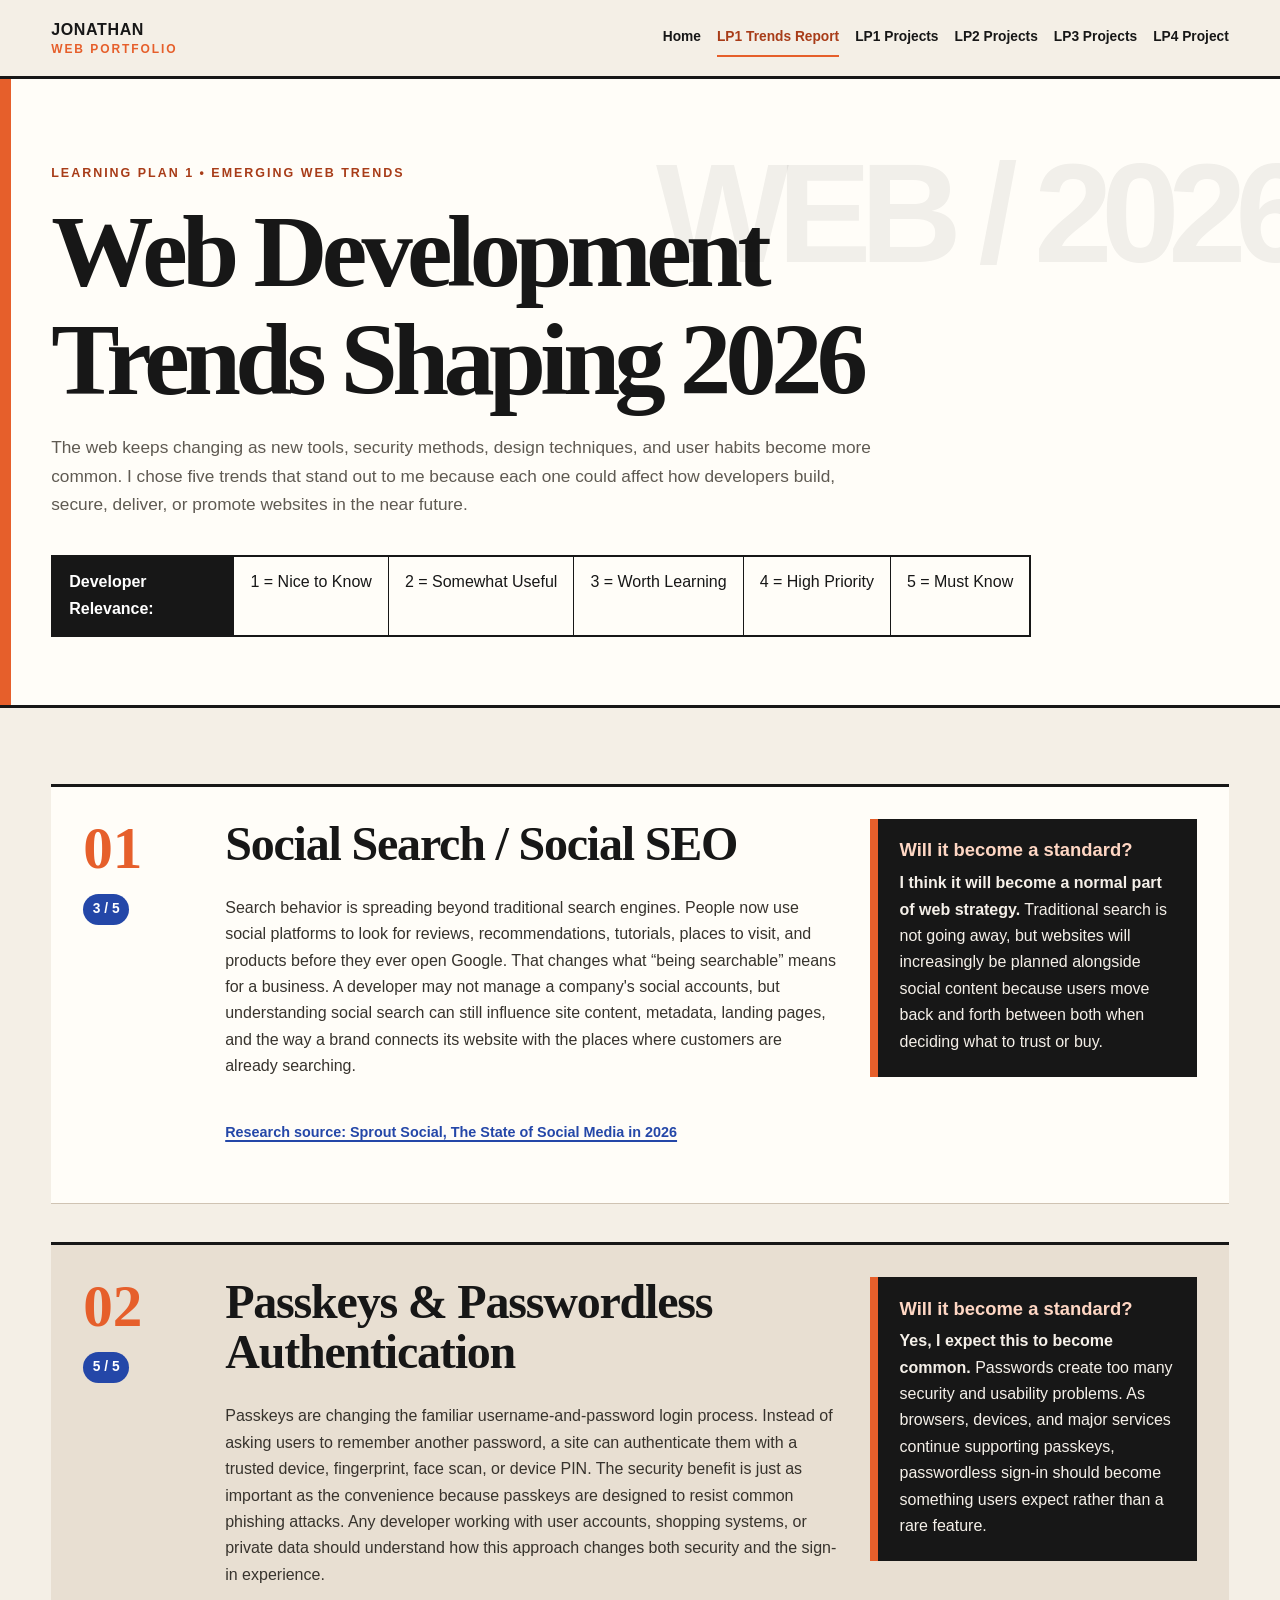
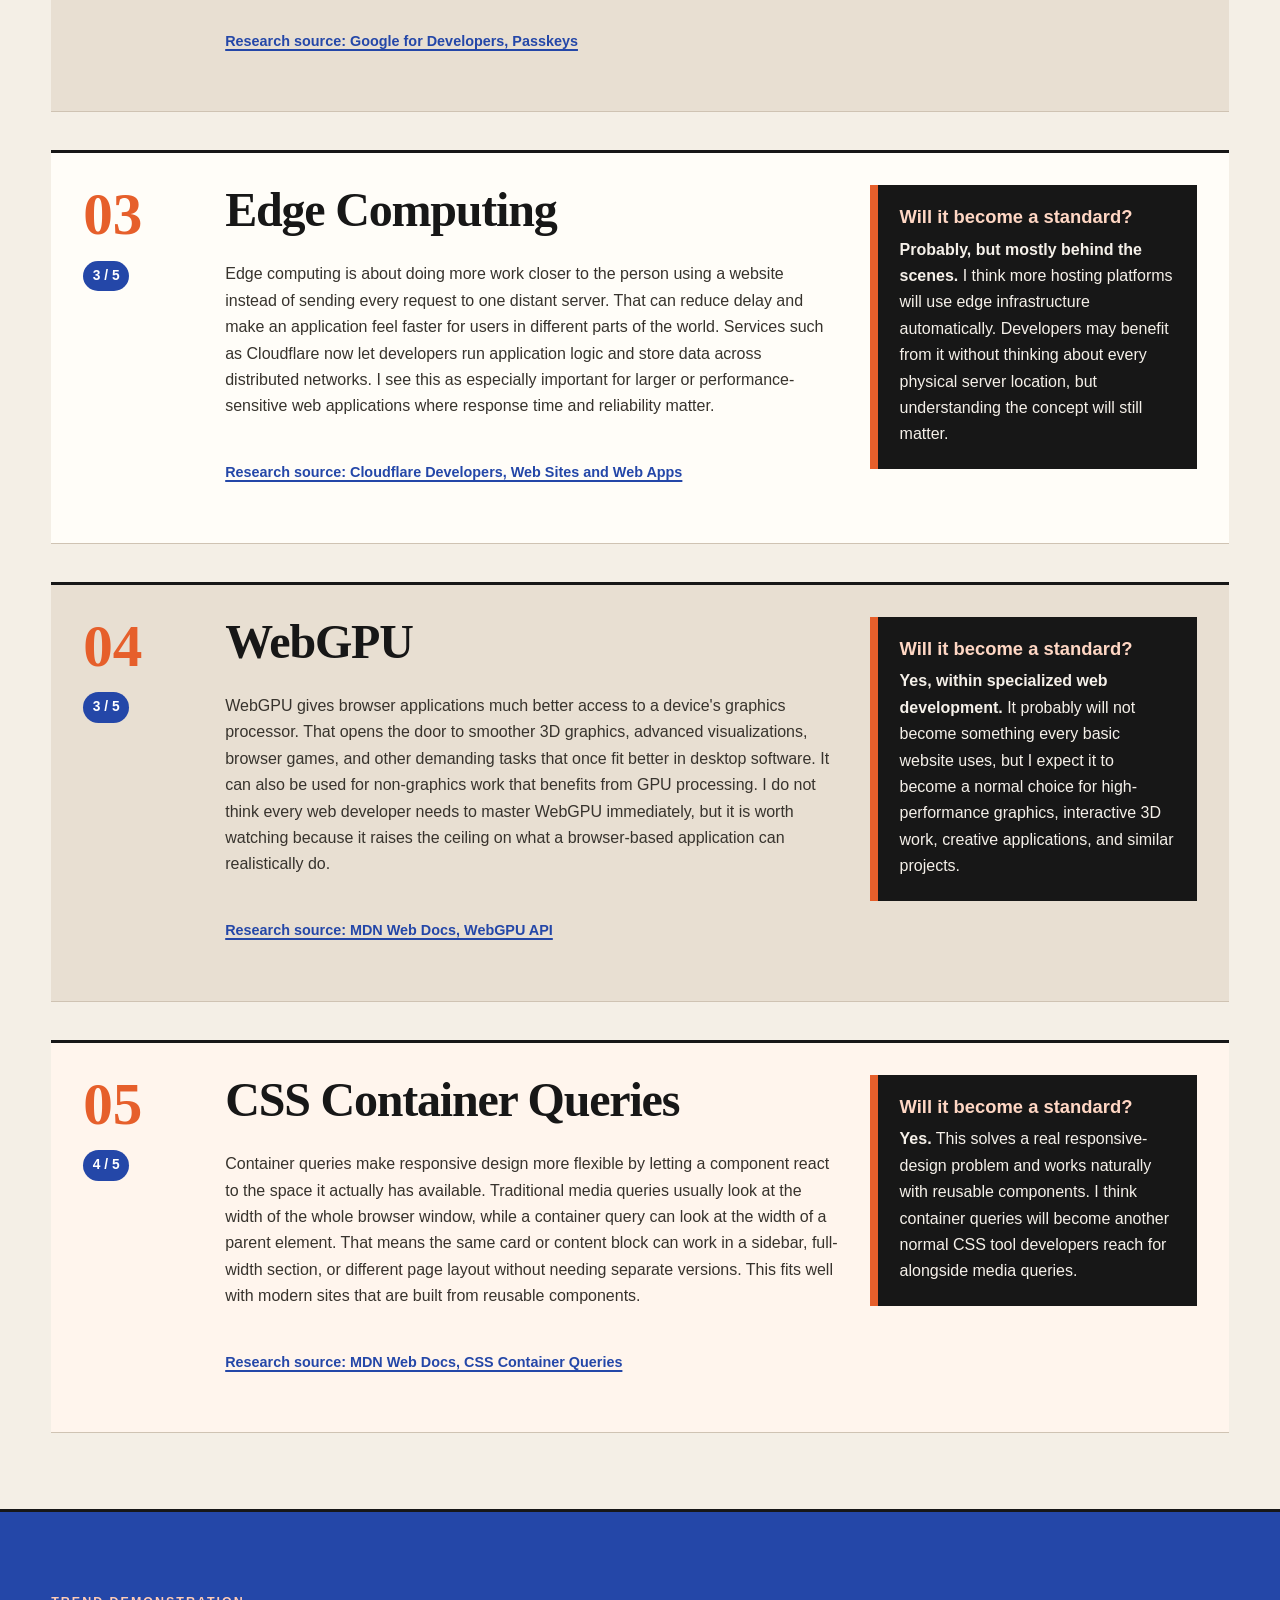
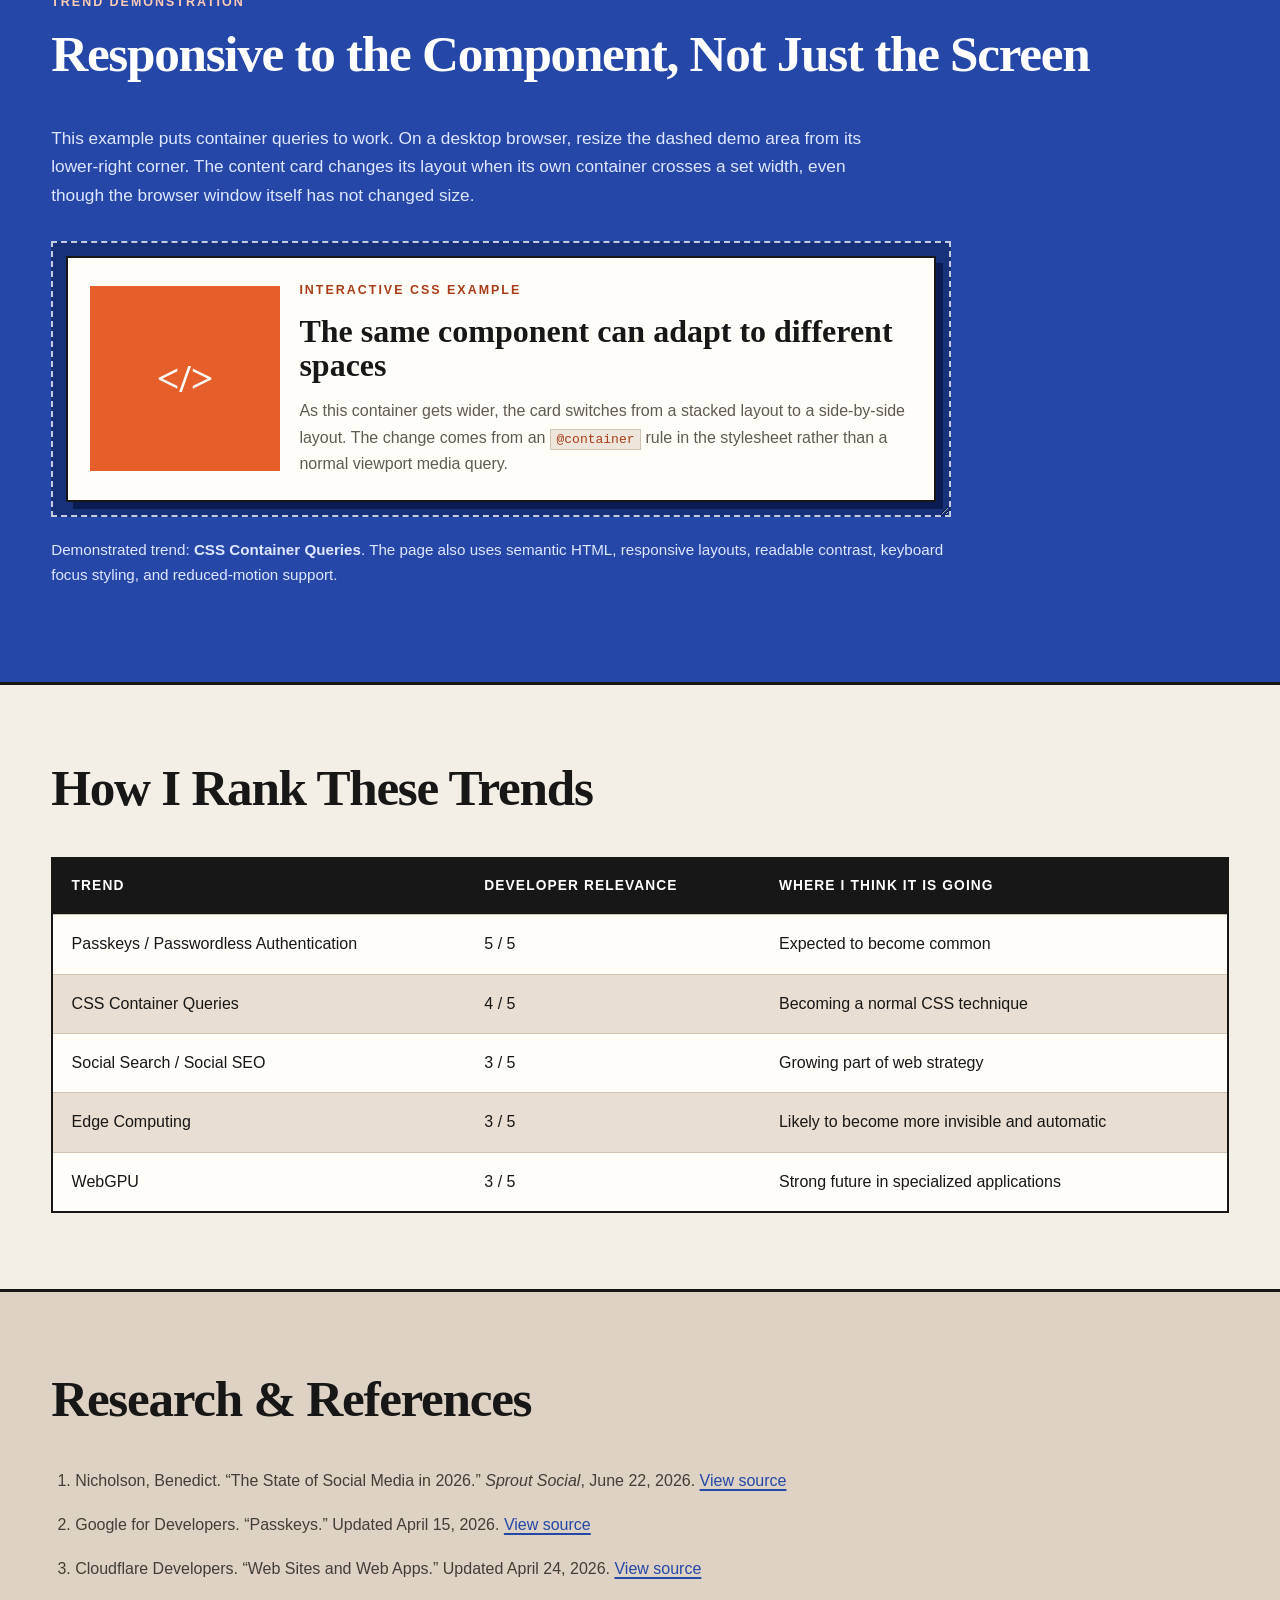
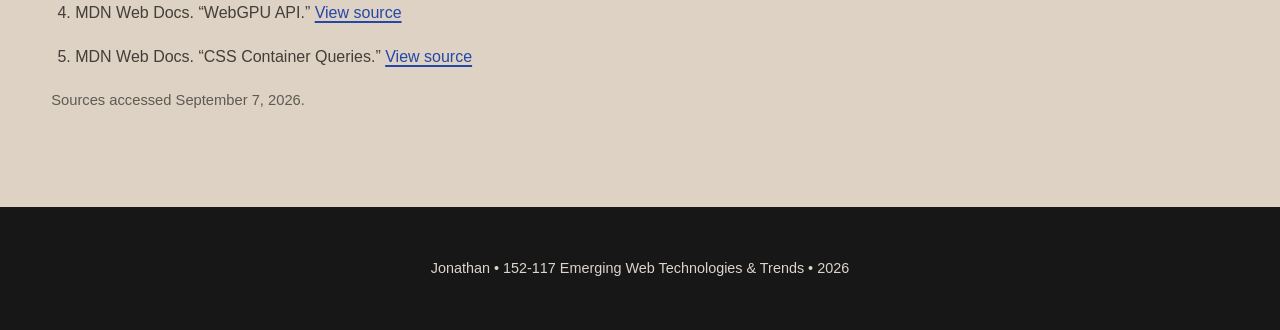
<file: index.html>
<!DOCTYPE html>
<html lang="en">
<head>
  <meta charset="UTF-8">
  <meta name="viewport" content="width=device-width, initial-scale=1.0">
  <meta name="description" content="Web Trends Report covering five emerging trends in web development">
  <title>Emerging Web Trends 2026 | Jonathan</title>
  <link rel="stylesheet" href="styles.css">
</head>
<body>
  <header class="site-header">
    <div class="wrap header-inner">
      <a class="brand" href="index.html">Jonathan <span>Web Portfolio</span></a>
      <nav aria-label="Main navigation">
        <ul class="nav-list">
          <li><a href="index.html">Home</a></li>
          <li><a class="active" href="trends.html">LP1 Trends Report</a></li>
          <li><a href="#" aria-disabled="true">LP1 Projects</a></li>
          <li><a href="#" aria-disabled="true">LP2 Projects</a></li>
          <li><a href="#" aria-disabled="true">LP3 Projects</a></li>
          <li><a href="#" aria-disabled="true">LP4 Project</a></li>
        </ul>
      </nav>
    </div>
  </header>

  <main>
    <section class="report-hero">
      <div class="wrap">
        <p class="eyebrow">Learning Plan 1 • Emerging Web Trends</p>
        <h1>Web Development Trends Shaping 2026</h1>
        <p class="lead">
          The web keeps changing as new tools, security methods, design techniques, and user habits
          become more common. I chose five trends that stand out to me because each one could affect
          how developers build, secure, deliver, or promote websites in the near future.
        </p>
        <div class="rating-key" aria-label="Importance rating scale">
          <strong>Developer Relevance:</strong>
          <span>1 = Nice to Know</span>
          <span>2 = Somewhat Useful</span>
          <span>3 = Worth Learning</span>
          <span>4 = High Priority</span>
          <span>5 = Must Know</span>
        </div>
      </div>
    </section>

    <section class="wrap section">
      <div class="trend-grid">

        <article class="trend-card">
          <div class="trend-top">
            <span class="trend-number">01</span>
            <span class="rating">3 / 5</span>
          </div>
          <h2>Social Search / Social SEO</h2>
          <p>
            Search behavior is spreading beyond traditional search engines. People now use social
            platforms to look for reviews, recommendations, tutorials, places to visit, and products
            before they ever open Google. That changes what “being searchable” means for a business.
            A developer may not manage a company's social accounts, but understanding social search
            can still influence site content, metadata, landing pages, and the way a brand connects
            its website with the places where customers are already searching.
          </p>
          <div class="standard-call">
            <h3>Will it become a standard?</h3>
            <p>
              <strong>I think it will become a normal part of web strategy.</strong> Traditional search
              is not going away, but websites will increasingly be planned alongside social content
              because users move back and forth between both when deciding what to trust or buy.
            </p>
          </div>
          <a class="source-link" href="https://sproutsocial.com/insights/?p=173051" target="_blank" rel="noopener">
            Research source: Sprout Social, The State of Social Media in 2026
          </a>
        </article>

        <article class="trend-card">
          <div class="trend-top">
            <span class="trend-number">02</span>
            <span class="rating">5 / 5</span>
          </div>
          <h2>Passkeys & Passwordless Authentication</h2>
          <p>
            Passkeys are changing the familiar username-and-password login process. Instead of asking
            users to remember another password, a site can authenticate them with a trusted device,
            fingerprint, face scan, or device PIN. The security benefit is just as important as the
            convenience because passkeys are designed to resist common phishing attacks. Any developer
            working with user accounts, shopping systems, or private data should understand how this
            approach changes both security and the sign-in experience.
          </p>
          <div class="standard-call">
            <h3>Will it become a standard?</h3>
            <p>
              <strong>Yes, I expect this to become common.</strong> Passwords create too many security
              and usability problems. As browsers, devices, and major services continue supporting
              passkeys, passwordless sign-in should become something users expect rather than a rare feature.
            </p>
          </div>
          <a class="source-link" href="https://developers.google.com/identity/passkeys" target="_blank" rel="noopener">
            Research source: Google for Developers, Passkeys
          </a>
        </article>

        <article class="trend-card">
          <div class="trend-top">
            <span class="trend-number">03</span>
            <span class="rating">3 / 5</span>
          </div>
          <h2>Edge Computing</h2>
          <p>
            Edge computing is about doing more work closer to the person using a website instead of
            sending every request to one distant server. That can reduce delay and make an application
            feel faster for users in different parts of the world. Services such as Cloudflare now let
            developers run application logic and store data across distributed networks. I see this as
            especially important for larger or performance-sensitive web applications where response
            time and reliability matter.
          </p>
          <div class="standard-call">
            <h3>Will it become a standard?</h3>
            <p>
              <strong>Probably, but mostly behind the scenes.</strong> I think more hosting platforms
              will use edge infrastructure automatically. Developers may benefit from it without
              thinking about every physical server location, but understanding the concept will still matter.
            </p>
          </div>
          <a class="source-link" href="https://developers.cloudflare.com/use-cases/web-apps/" target="_blank" rel="noopener">
            Research source: Cloudflare Developers, Web Sites and Web Apps
          </a>
        </article>

        <article class="trend-card">
          <div class="trend-top">
            <span class="trend-number">04</span>
            <span class="rating">3 / 5</span>
          </div>
          <h2>WebGPU</h2>
          <p>
            WebGPU gives browser applications much better access to a device's graphics processor.
            That opens the door to smoother 3D graphics, advanced visualizations, browser games, and
            other demanding tasks that once fit better in desktop software. It can also be used for
            non-graphics work that benefits from GPU processing. I do not think every web developer
            needs to master WebGPU immediately, but it is worth watching because it raises the ceiling
            on what a browser-based application can realistically do.
          </p>
          <div class="standard-call">
            <h3>Will it become a standard?</h3>
            <p>
              <strong>Yes, within specialized web development.</strong> It probably will not become
              something every basic website uses, but I expect it to become a normal choice for
              high-performance graphics, interactive 3D work, creative applications, and similar projects.
            </p>
          </div>
          <a class="source-link" href="https://developer.mozilla.org/en-US/docs/Web/API/WebGPU_API" target="_blank" rel="noopener">
            Research source: MDN Web Docs, WebGPU API
          </a>
        </article>

        <article class="trend-card featured-trend">
          <div class="trend-top">
            <span class="trend-number">05</span>
            <span class="rating">4 / 5</span>
          </div>
          <h2>CSS Container Queries</h2>
          <p>
            Container queries make responsive design more flexible by letting a component react to the
            space it actually has available. Traditional media queries usually look at the width of the
            whole browser window, while a container query can look at the width of a parent element.
            That means the same card or content block can work in a sidebar, full-width section, or
            different page layout without needing separate versions. This fits well with modern sites
            that are built from reusable components.
          </p>
          <div class="standard-call">
            <h3>Will it become a standard?</h3>
            <p>
              <strong>Yes.</strong> This solves a real responsive-design problem and works naturally
              with reusable components. I think container queries will become another normal CSS tool
              developers reach for alongside media queries.
            </p>
          </div>
          <a class="source-link" href="https://developer.mozilla.org/en-US/docs/Web/CSS/Guides/Containment/Container_queries" target="_blank" rel="noopener">
            Research source: MDN Web Docs, CSS Container Queries
          </a>
        </article>

      </div>
    </section>

    <section class="demo-section">
      <div class="wrap">
        <p class="eyebrow">Trend Demonstration</p>
        <h2>Responsive to the Component, Not Just the Screen</h2>
        <p class="section-intro">
          This example puts container queries to work. On a desktop browser, resize the dashed demo
          area from its lower-right corner. The content card changes its layout when its own container
          crosses a set width, even though the browser window itself has not changed size.
        </p>

        <div class="resizable-demo">
          <article class="cq-card">
            <div class="cq-visual" aria-hidden="true">
              <span>&lt;/&gt;</span>
            </div>
            <div>
              <p class="mini-label">INTERACTIVE CSS EXAMPLE</p>
              <h3>The same component can adapt to different spaces</h3>
              <p>
                As this container gets wider, the card switches from a stacked layout to a side-by-side
                layout. The change comes from an <code>@container</code> rule in the stylesheet rather
                than a normal viewport media query.
              </p>
            </div>
          </article>
        </div>

        <p class="demo-note">
          Demonstrated trend: <strong>CSS Container Queries</strong>. The page also uses semantic HTML,
          responsive layouts, readable contrast, keyboard focus styling, and reduced-motion support.
        </p>
      </div>
    </section>

    <section class="wrap section">
      <h2>How I Rank These Trends</h2>
      <div class="table-wrap">
        <table>
          <thead>
            <tr>
              <th scope="col">Trend</th>
              <th scope="col">Developer Relevance</th>
              <th scope="col">Where I Think It Is Going</th>
            </tr>
          </thead>
          <tbody>
            <tr><td>Passkeys / Passwordless Authentication</td><td>5 / 5</td><td>Expected to become common</td></tr>
            <tr><td>CSS Container Queries</td><td>4 / 5</td><td>Becoming a normal CSS technique</td></tr>
            <tr><td>Social Search / Social SEO</td><td>3 / 5</td><td>Growing part of web strategy</td></tr>
            <tr><td>Edge Computing</td><td>3 / 5</td><td>Likely to become more invisible and automatic</td></tr>
            <tr><td>WebGPU</td><td>3 / 5</td><td>Strong future in specialized applications</td></tr>
          </tbody>
        </table>
      </div>
    </section>

    <section class="sources-section">
      <div class="wrap">
        <h2>Research & References</h2>
        <ol class="sources">
          <li>
            Nicholson, Benedict. “The State of Social Media in 2026.” <em>Sprout Social</em>, June 22, 2026.
            <a href="https://sproutsocial.com/insights/?p=173051" target="_blank" rel="noopener">View source</a>
          </li>
          <li>
            Google for Developers. “Passkeys.” Updated April 15, 2026.
            <a href="https://developers.google.com/identity/passkeys" target="_blank" rel="noopener">View source</a>
          </li>
          <li>
            Cloudflare Developers. “Web Sites and Web Apps.” Updated April 24, 2026.
            <a href="https://developers.cloudflare.com/use-cases/web-apps/" target="_blank" rel="noopener">View source</a>
          </li>
          <li>
            MDN Web Docs. “WebGPU API.”
            <a href="https://developer.mozilla.org/en-US/docs/Web/API/WebGPU_API" target="_blank" rel="noopener">View source</a>
          </li>
          <li>
            MDN Web Docs. “CSS Container Queries.”
            <a href="https://developer.mozilla.org/en-US/docs/Web/CSS/Guides/Containment/Container_queries" target="_blank" rel="noopener">View source</a>
          </li>
        </ol>
        <p class="access-note">Sources accessed September 7, 2026.</p>
      </div>
    </section>
  </main>

  <footer>
    <div class="wrap">
      <p>Jonathan • 152-117 Emerging Web Technologies & Trends • 2026</p>
    </div>
  </footer>
</body>
</html>
</file>
<file: styles.css>
/* Jonathan - Emerging Web Technologies & Trends Portfolio */
:root {
  --paper: #f4efe6;
  --paper-deep: #e8dfd2;
  --ink: #171717;
  --muted: #5f5a52;
  --accent: #e65f2b;
  --accent-dark: #a83c18;
  --blue: #2447a8;
  --line: #cfc3b3;
  --white: #fffdf8;
  --max-width: 1180px;
  --radius: 6px;
}

* {
  box-sizing: border-box
}

html {
  scroll-behavior: smooth
}

body {
  margin: 0;
  background: var(--paper);
  color: var(--ink);
  font-family: "Trebuchet MS", "Segoe UI", Arial, sans-serif;
  line-height: 1.65
}

a {
  color: var(--blue);
  text-decoration-thickness: 2px;
  text-underline-offset: 3px
}

a:hover {
  color: var(--accent-dark)
}

a:focus-visible,
button:focus-visible {
  outline: 3px solid var(--blue);
  outline-offset: 4px
}

.wrap {
  width: min(92%, var(--max-width));
  margin-inline: auto
}

.site-header {
  position: sticky;
  top: 0;
  z-index: 20;
  background: var(--paper);
  border-bottom: 3px solid var(--ink)
}

.header-inner {
  min-height: 76px;
  display: flex;
  align-items: center;
  justify-content: space-between;
  gap: 2rem
}

.brand {
  color: var(--ink);
  font-size: 1rem;
  font-weight: 900;
  letter-spacing: .04em;
  text-decoration: none;
  text-transform: uppercase
}

.brand span {
  display: block;
  margin-top: -.2rem;
  color: var(--accent);
  font-size: .75rem;
  letter-spacing: .16em
}

.nav-list {
  display: flex;
  flex-wrap: wrap;
  justify-content: flex-end;
  gap: .2rem 1rem;
  padding: 0;
  margin: 0;
  list-style: none
}

.nav-list a,
.nav-list .disabled-link {
  display: inline-block;
  padding: .4rem 0;
  color: var(--ink);
  font-size: .86rem;
  font-weight: 700;
  text-decoration: none;
  border-bottom: 2px solid transparent
}

.nav-list a:hover,
.nav-list a.active {
  color: var(--accent-dark);
  border-bottom-color: var(--accent)
}

.nav-list .disabled-link {
  color: #999187;
  cursor: default
}

.hero,
.report-hero {
  position: relative;
  overflow: hidden;
  background: var(--white);
  border-bottom: 3px solid var(--ink)
}

.hero {
  padding: 6.5rem 0 5.5rem
}

.report-hero {
  padding: 5.25rem 0 4.25rem
}

.hero::before,
.report-hero::before {
  content: "";
  position: absolute;
  inset: 0 auto 0 0;
  width: 11px;
  background: var(--accent)
}

.hero::after,
.report-hero::after {
  content: "WEB / 2026";
  position: absolute;
  right: -1.4rem;
  top: 1.2rem;
  color: rgba(23, 23, 23, .06);
  font-size: clamp(4rem, 11vw, 9rem);
  font-weight: 900;
  letter-spacing: -.08em;
  pointer-events: none
}

.hero-grid {
  display: grid;
  grid-template-columns: 1.4fr .65fr;
  align-items: end;
  gap: 4rem
}

.eyebrow,
.mini-label {
  margin: 0 0 .9rem;
  color: var(--accent-dark);
  font-size: .78rem;
  font-weight: 900;
  letter-spacing: .16em;
  text-transform: uppercase
}

h1,
h2,
h3 {
  margin-top: 0;
  line-height: 1.05
}

h1 {
  max-width: 930px;
  margin-bottom: 1.25rem;
  font-family: Georgia, "Times New Roman", serif;
  font-size: clamp(3.2rem, 8vw, 7rem);
  font-weight: 700;
  letter-spacing: -.055em
}

h2 {
  font-family: Georgia, "Times New Roman", serif;
  font-size: clamp(2rem, 4vw, 3.2rem);
  letter-spacing: -.025em
}

h3 {
  font-size: 1.15rem
}

.lead,
.section-intro {
  max-width: 820px;
  color: var(--muted);
  font-size: 1.08rem
}

.lead {
  margin-bottom: 2rem
}

.button {
  display: inline-block;
  padding: .85rem 1.15rem;
  background: var(--ink);
  color: var(--white);
  border: 2px solid var(--ink);
  border-radius: 0;
  font-weight: 800;
  text-decoration: none;
  box-shadow: 6px 6px 0 var(--accent);
  transition: transform 150ms ease, box-shadow 150ms ease
}

.button:hover {
  color: var(--white);
  transform: translate(3px, 3px);
  box-shadow: 3px 3px 0 var(--accent)
}

.hero-card {
  position: relative;
  padding: 1.7rem;
  background: var(--blue);
  color: white;
  border: 2px solid var(--ink);
  border-radius: var(--radius);
  transform: rotate(1.5deg);
  box-shadow: 8px 8px 0 var(--ink)
}

.hero-card .mini-label {
  color: #ffe5d5
}

.hero-card h2 {
  margin-bottom: .8rem;
  color: white;
  font-size: 2rem
}

.hero-card p:last-child {
  margin-bottom: 0
}

.section {
  padding: 4.75rem 0
}

.section+.section {
  border-top: 1px solid var(--line)
}

.roadmap-grid {
  display: grid;
  grid-template-columns: repeat(4, 1fr);
  gap: 0;
  margin-top: 2.25rem;
  border: 2px solid var(--ink)
}

.roadmap-card {
  min-height: 190px;
  padding: 1.5rem;
  background: var(--white);
  border-right: 1px solid var(--ink)
}

.roadmap-card:last-child {
  border-right: 0
}

.roadmap-card:nth-child(even) {
  background: var(--paper-deep)
}

.roadmap-card.current {
  background: #fff0e8;
  box-shadow: inset 0 7px 0 var(--accent)
}

.roadmap-card span {
  display: inline-block;
  margin-bottom: 1.5rem;
  color: var(--accent-dark);
  font-weight: 900;
  letter-spacing: .08em
}

.roadmap-card h3 {
  font-family: Georgia, "Times New Roman", serif;
  font-size: 1.3rem
}

.rating-key {
  display: grid;
  grid-template-columns: 1.4fr repeat(5, auto);
  gap: 0;
  max-width: 980px;
  margin-top: 2.25rem;
  border: 2px solid var(--ink);
  background: var(--white)
}

.rating-key>* {
  padding: .8rem 1rem;
  border-right: 1px solid var(--ink)
}

.rating-key>*:last-child {
  border-right: 0
}

.rating-key strong {
  background: var(--ink);
  color: white
}

.trend-grid {
  display: grid;
  grid-template-columns: 1fr;
  gap: 2.4rem
}

.trend-card {
  position: relative;
  display: grid;
  grid-template-columns: 110px minmax(0, 1.5fr) minmax(260px, .8fr);
  gap: 1.6rem 2rem;
  padding: 2rem;
  background: var(--white);
  border-top: 3px solid var(--ink);
  border-bottom: 1px solid var(--line)
}

.trend-card:nth-child(even) {
  background: var(--paper-deep)
}

.trend-top {
  grid-row: 1/span 4;
  display: flex;
  flex-direction: column;
  align-items: flex-start;
  gap: 1rem
}

.trend-number {
  font-family: Georgia, "Times New Roman", serif;
  color: var(--accent);
  font-size: 3.7rem;
  font-weight: 700;
  line-height: 1
}

.rating {
  display: inline-block;
  padding: .25rem .6rem;
  background: var(--blue);
  color: white;
  border-radius: 999px;
  font-size: .86rem;
  font-weight: 900
}

.trend-card>h2 {
  grid-column: 2;
  margin-bottom: 0;
  font-size: clamp(2rem, 4vw, 3rem)
}

.trend-card>p {
  grid-column: 2;
  margin-top: 0;
  color: #37332d
}

.standard-call {
  grid-column: 3;
  grid-row: 1/span 3;
  align-self: start;
  padding: 1.35rem;
  background: var(--ink);
  color: white;
  border-left: 8px solid var(--accent)
}

.standard-call h3 {
  margin-bottom: .65rem;
  color: #ffd7c4
}

.standard-call p {
  margin: 0;
  color: #f5f0e9
}

.source-link {
  grid-column: 2;
  display: inline-block;
  width: fit-content;
  font-size: .9rem;
  font-weight: 700
}

.featured-trend {
  background: #fff5ed
}

.demo-section {
  padding: 5rem 0;
  background: var(--blue);
  color: white;
  border-block: 3px solid var(--ink)
}

.demo-section .eyebrow {
  color: #ffccb5
}

.demo-section h2 {
  color: white
}

.demo-section .section-intro,
.demo-note {
  color: #dfe6ff
}

.resizable-demo {
  width: min(100%, 900px);
  min-width: 280px;
  max-width: 100%;
  resize: horizontal;
  overflow: auto;
  margin-top: 2rem;
  padding: .8rem;
  background: #17327b;
  border: 2px dashed rgba(255, 255, 255, .75);
  container-type: inline-size
}

.cq-card {
  display: grid;
  gap: 1.2rem;
  padding: 1.4rem;
  background: var(--white);
  color: var(--ink);
  border: 2px solid var(--ink);
  box-shadow: 7px 7px 0 #0b1c52
}

.cq-visual {
  display: grid;
  min-height: 130px;
  place-items: center;
  background: var(--accent);
  color: var(--white);
  font-family: Georgia, "Times New Roman", serif;
  font-size: 2.5rem;
  font-weight: 700
}

.cq-card .mini-label {
  color: var(--accent-dark)
}

.cq-card h3 {
  margin-bottom: .5rem;
  font-family: Georgia, "Times New Roman", serif;
  font-size: 1.55rem
}

.cq-card p:last-child {
  margin-bottom: 0;
  color: var(--muted)
}

@container (min-width:600px) {
  .cq-card {
    grid-template-columns: 190px 1fr;
    align-items: center
  }

  .cq-visual {
    min-height: 185px
  }

  .cq-card h3 {
    font-size: 2rem
  }
}

.demo-note {
  max-width: 900px;
  margin-top: 1.25rem;
  font-size: .95rem
}

code {
  padding: .12rem .35rem;
  background: #eee6da;
  color: var(--accent-dark);
  border: 1px solid var(--line)
}

.table-wrap {
  overflow-x: auto;
  border: 2px solid var(--ink);
  background: var(--white)
}

table {
  width: 100%;
  border-collapse: collapse
}

th,
td {
  padding: 1rem 1.15rem;
  border-bottom: 1px solid var(--line);
  text-align: left
}

th {
  background: var(--ink);
  color: white;
  font-size: .86rem;
  letter-spacing: .08em;
  text-transform: uppercase
}

tbody tr:nth-child(even) {
  background: var(--paper-deep)
}

tbody tr:last-child td {
  border-bottom: 0
}

.sources-section {
  padding: 5rem 0;
  background: #ddd2c4;
  border-top: 3px solid var(--ink)
}

.sources {
  max-width: 900px;
  padding-left: 1.5rem
}

.sources li {
  margin-bottom: 1.1rem;
  color: #433e37
}

.access-note {
  color: var(--muted);
  font-size: .92rem
}

footer {
  padding: 2.2rem 0;
  background: var(--ink);
  color: #dcd5cc;
  text-align: center;
  font-size: .9rem
}

@media (max-width:950px) {
  .header-inner {
    align-items: flex-start;
    flex-direction: column;
    padding: 1rem 0
  }

  .nav-list {
    justify-content: flex-start
  }

  .hero-grid {
    grid-template-columns: 1fr
  }

  .hero-card {
    max-width: 520px;
    transform: none
  }

  .roadmap-grid {
    grid-template-columns: repeat(2, 1fr)
  }

  .roadmap-card:nth-child(2) {
    border-right: 0
  }

  .roadmap-card:nth-child(-n+2) {
    border-bottom: 1px solid var(--ink)
  }

  .trend-card {
    grid-template-columns: 86px 1fr
  }

  .trend-top {
    grid-row: 1/span 4
  }

  .trend-card>h2,
  .trend-card>p,
  .source-link,
  .standard-call {
    grid-column: 2
  }

  .standard-call {
    grid-row: auto
  }

  .rating-key {
    grid-template-columns: 1fr 1fr
  }

  .rating-key>* {
    border-bottom: 1px solid var(--ink)
  }
}

@media (max-width:620px) {

  .hero,
  .report-hero {
    padding: 4rem 0 3.5rem
  }

  .section,
  .demo-section,
  .sources-section {
    padding: 3.5rem 0
  }

  .roadmap-grid {
    grid-template-columns: 1fr
  }

  .roadmap-card,
  .roadmap-card:nth-child(2) {
    border-right: 0;
    border-bottom: 1px solid var(--ink)
  }

  .roadmap-card:last-child {
    border-bottom: 0
  }

  .trend-card {
    display: block;
    padding: 1.5rem 0
  }

  .trend-top {
    flex-direction: row;
    align-items: center;
    justify-content: space-between;
    margin-bottom: 1rem
  }

  .trend-number {
    font-size: 2.7rem
  }

  .trend-card>h2 {
    font-size: 2rem
  }

  .standard-call {
    margin: 1.25rem 0
  }

  .rating-key {
    display: block
  }

  .rating-key>* {
    display: block;
    border-right: 0;
    border-bottom: 1px solid var(--ink)
  }

  .rating-key>*:last-child {
    border-bottom: 0
  }
}

@media (prefers-reduced-motion:reduce) {
  html {
    scroll-behavior: auto
  }

  .button {
    transition: none
  }
}
</file>
